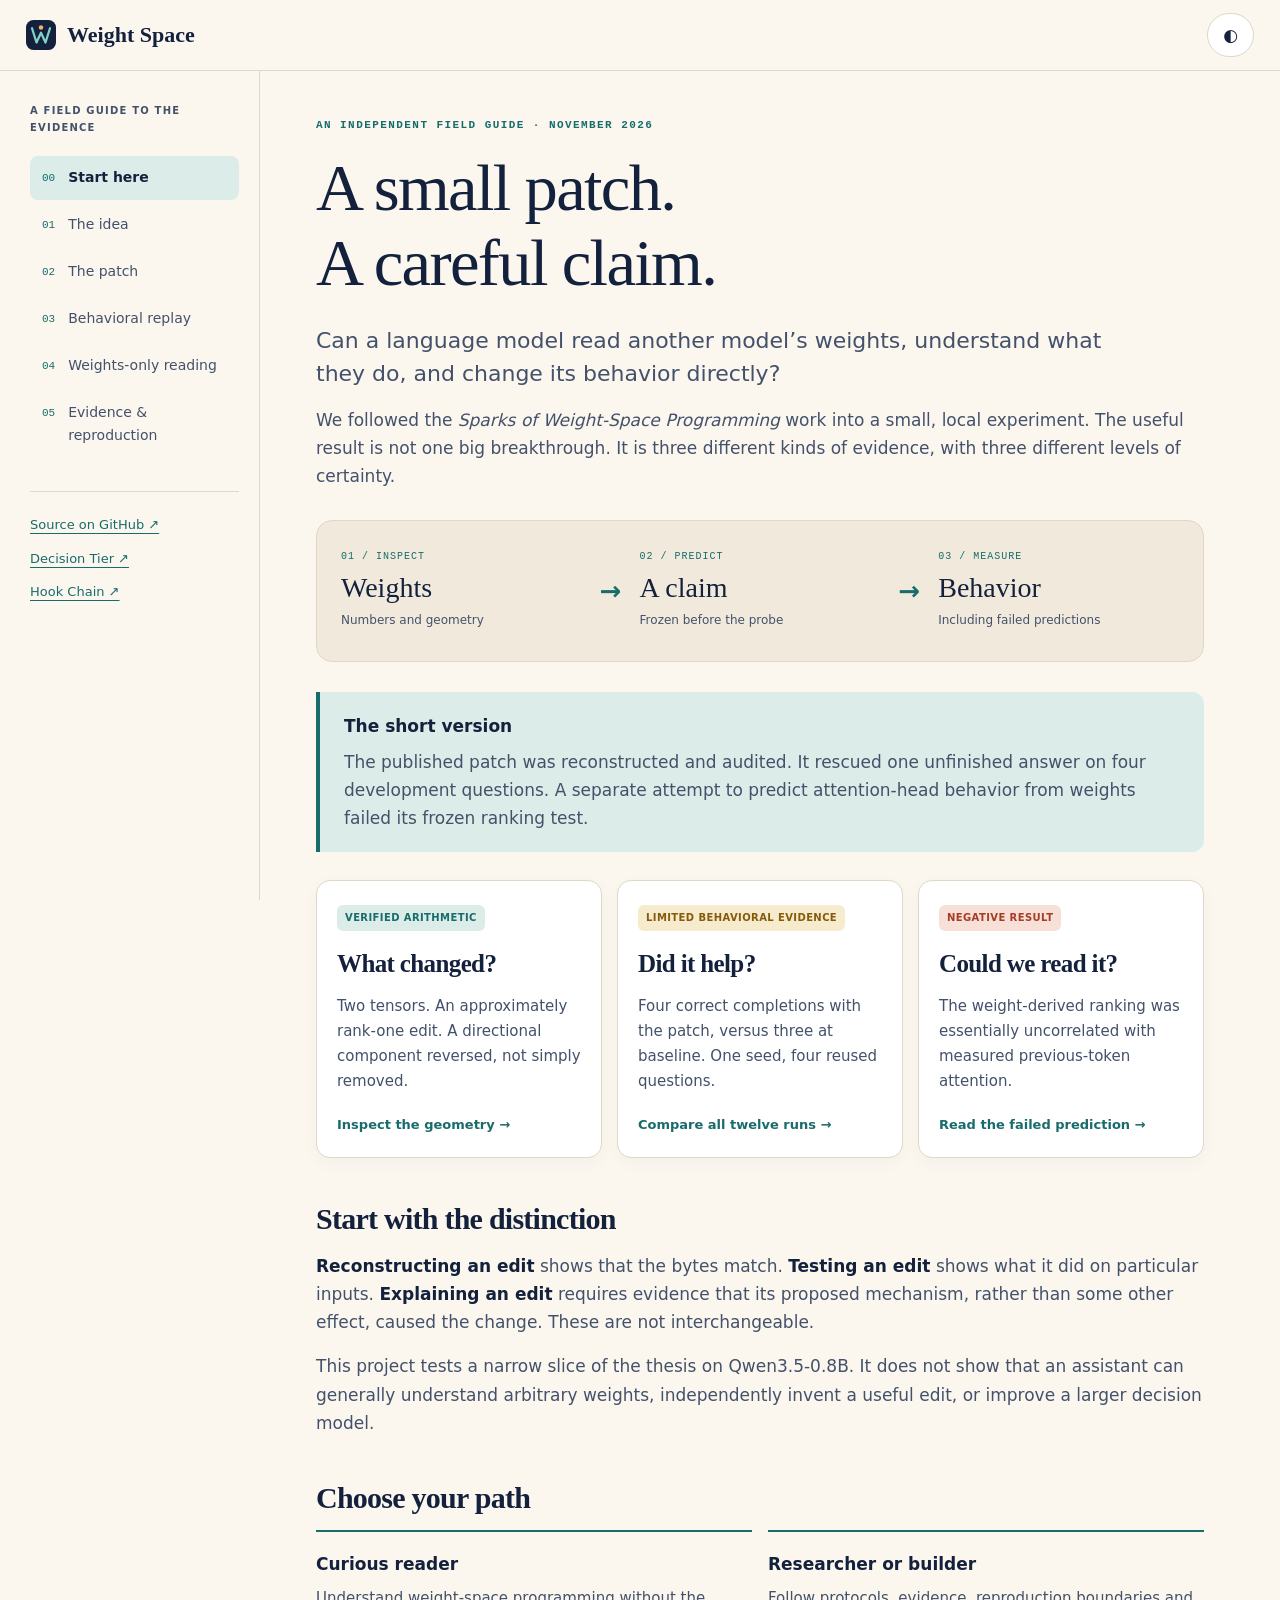
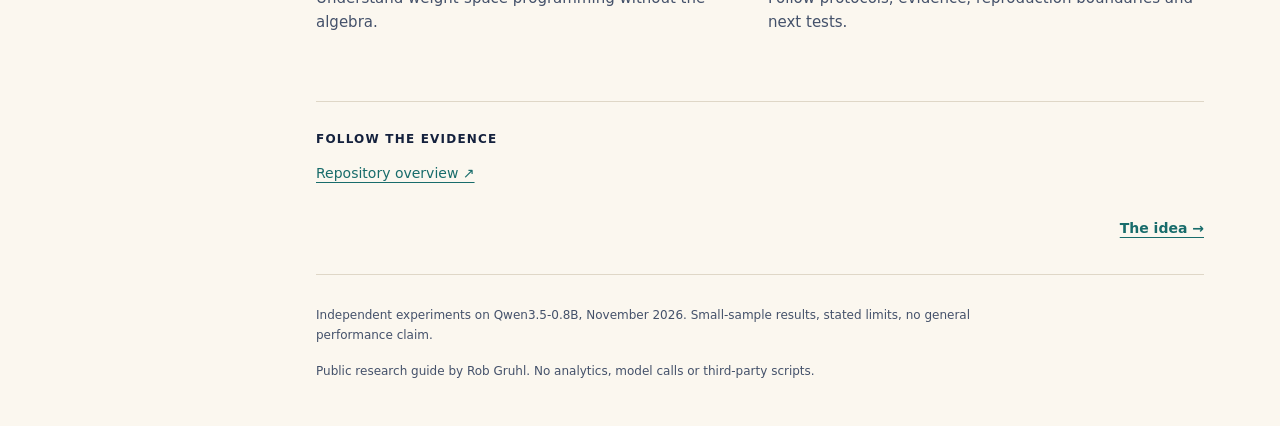
<file: docs/index.html>
<!doctype html><html lang="en"><head><meta charset="utf-8"><meta name="viewport" content="width=device-width, initial-scale=1"><title>A small patch. A careful claim. · Weight Space</title><meta name="description" content="An independent field guide to a small weight-space programming study: verified patch geometry, bounded behavioral evidence, and a failed weights-only prediction."><meta name="color-scheme" content="light dark"><link rel="icon" href="assets/favicon.svg" type="image/svg+xml"><link rel="stylesheet" href="assets/site.css"><script>try{document.documentElement.dataset.theme=localStorage.getItem('ws-theme')||''}catch(e){}</script></head><body><a class="skip" href="#main">Skip to content</a><header class="topbar"><a class="brand" href="index.html"><img src="assets/favicon.svg" width="30" height="30" alt="">Weight Space</a><div><button id="theme" aria-label="Toggle color theme">◐</button><button id="menu" aria-expanded="false" aria-controls="sidenav">Menu</button></div></header><div class="layout"><nav id="sidenav" aria-label="Field guide"><div class="nav-label">A field guide to the evidence</div><a href="index.html" aria-current="page"><span>00</span>Start here</a><a href="primer.html"><span>01</span>The idea</a><a href="geometry.html"><span>02</span>The patch</a><a href="replay.html"><span>03</span>Behavioral replay</a><a href="reading.html"><span>04</span>Weights-only reading</a><a href="methods.html"><span>05</span>Evidence & reproduction</a><div class="nav-links"><a href="https://github.com/RobGruhl/weight-space-programming">Source on GitHub ↗</a><a href="https://robgruhl.github.io/jev-learnings/">Decision Tier ↗</a><a href="https://robgruhl.github.io/claude-mod-learnings/">Hook Chain ↗</a></div></nav><main id="main">
<div class="eyebrow">An independent field guide · November 2026</div>
<h1>A small patch.<br>A careful claim.</h1>
<p class="lede">Can a language model read another model’s weights, understand what they do, and change its behavior directly?</p>
<p>We followed the <em>Sparks of Weight-Space Programming</em> work into a small, local experiment. The useful result is not one big breakthrough. It is three different kinds of evidence, with three different levels of certainty.</p>
<div class="hero-diagram" role="img" aria-label="Read weights, make a prediction, then test behavior. A reproducible patch is not the same as a verified explanation."><div><small>01 / INSPECT</small><strong>Weights</strong><span>Numbers and geometry</span></div><b aria-hidden="true">→</b><div><small>02 / PREDICT</small><strong>A claim</strong><span>Frozen before the probe</span></div><b aria-hidden="true">→</b><div><small>03 / MEASURE</small><strong>Behavior</strong><span>Including failed predictions</span></div></div>
<div class="callout"><strong>The short version</strong><p>The published patch was reconstructed and audited. It rescued one unfinished answer on four development questions. A separate attempt to predict attention-head behavior from weights failed its frozen ranking test.</p></div>
<div class="cards">
<a class="card" href="geometry.html"><span class="tag good">Verified arithmetic</span><h2>What changed?</h2><p>Two tensors. An approximately rank-one edit. A directional component reversed, not simply removed.</p><span class="card-link">Inspect the geometry →</span></a>
<a class="card" href="replay.html"><span class="tag warm">Limited behavioral evidence</span><h2>Did it help?</h2><p>Four correct completions with the patch, versus three at baseline. One seed, four reused questions.</p><span class="card-link">Compare all twelve runs →</span></a>
<a class="card" href="reading.html"><span class="tag coral">Negative result</span><h2>Could we read it?</h2><p>The weight-derived ranking was essentially uncorrelated with measured previous-token attention.</p><span class="card-link">Read the failed prediction →</span></a>
</div>
<h2>Start with the distinction</h2><p><strong>Reconstructing an edit</strong> shows that the bytes match. <strong>Testing an edit</strong> shows what it did on particular inputs. <strong>Explaining an edit</strong> requires evidence that its proposed mechanism, rather than some other effect, caused the change. These are not interchangeable.</p>
<p>This project tests a narrow slice of the thesis on Qwen3.5-0.8B. It does not show that an assistant can generally understand arbitrary weights, independently invent a useful edit, or improve a larger decision model.</p>
<h2>Choose your path</h2><div class="paths"><a href="primer.html"><b>Curious reader</b><span>Understand weight-space programming without the algebra.</span></a><a href="methods.html"><b>Researcher or builder</b><span>Follow protocols, evidence, reproduction boundaries and next tests.</span></a></div>
<section class="sources"><h2>Follow the evidence</h2><ul><li><a href="https://github.com/RobGruhl/weight-space-programming/blob/main/README.md">Repository overview ↗</a></li></ul></section><nav class="pager" aria-label="Adjacent pages"><a href="primer.html">The idea →</a></nav><footer><p>Independent experiments on Qwen3.5-0.8B, November 2026. Small-sample results, stated limits, no general performance claim.</p><p>Public research guide by Rob Gruhl. No analytics, model calls or third-party scripts.</p></footer></main></div><script src="assets/site.js"></script></body></html>
</file>
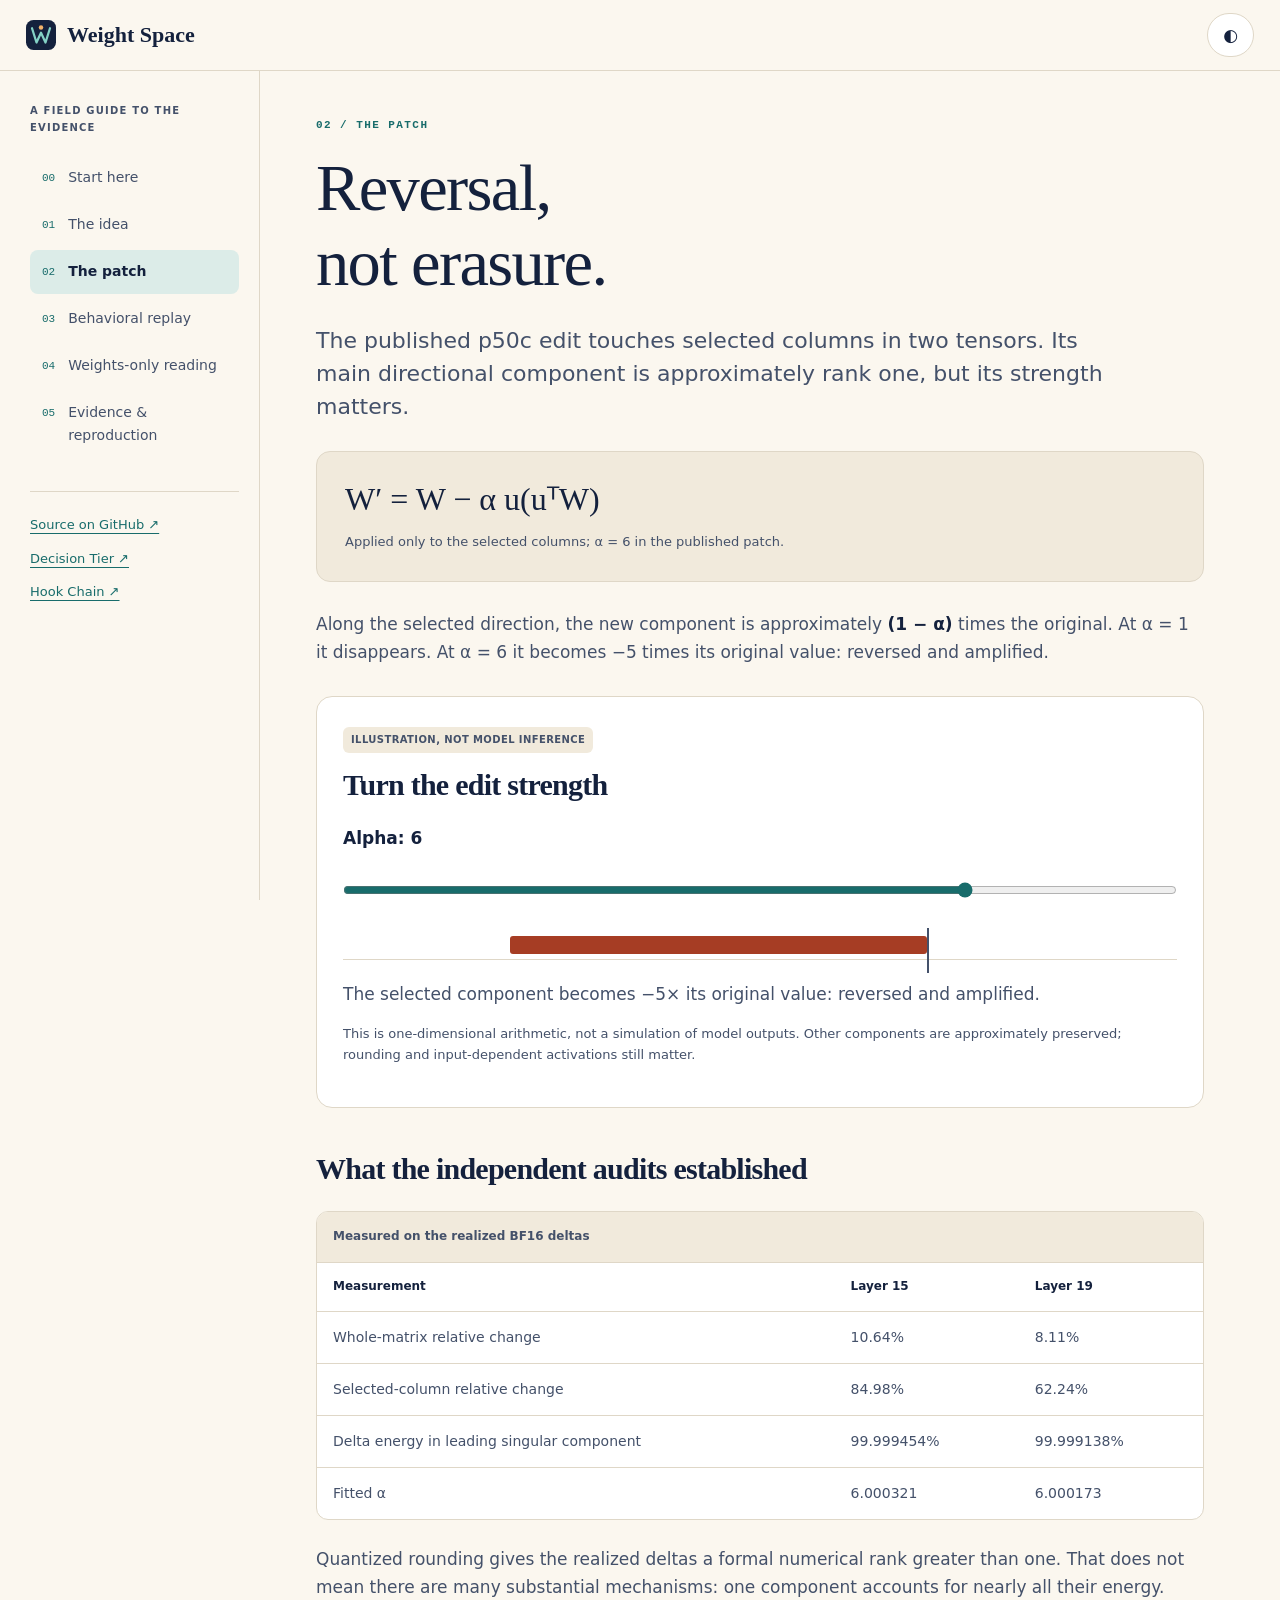
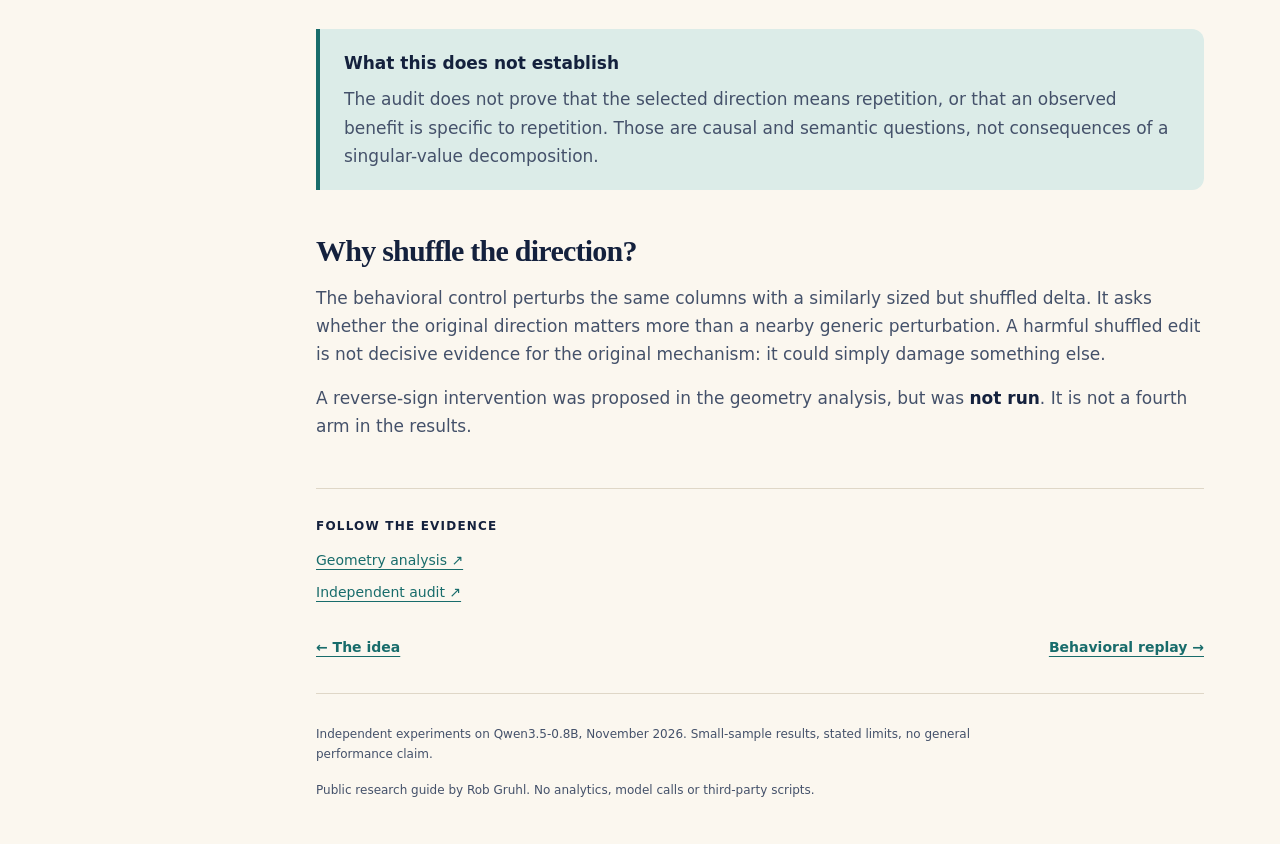
<file: docs/geometry.html>
<!doctype html><html lang="en"><head><meta charset="utf-8"><meta name="viewport" content="width=device-width, initial-scale=1"><title>Reversal, not erasure. · Weight Space</title><meta name="description" content="An independent field guide to a small weight-space programming study: verified patch geometry, bounded behavioral evidence, and a failed weights-only prediction."><meta name="color-scheme" content="light dark"><link rel="icon" href="assets/favicon.svg" type="image/svg+xml"><link rel="stylesheet" href="assets/site.css"><script>try{document.documentElement.dataset.theme=localStorage.getItem('ws-theme')||''}catch(e){}</script></head><body><a class="skip" href="#main">Skip to content</a><header class="topbar"><a class="brand" href="index.html"><img src="assets/favicon.svg" width="30" height="30" alt="">Weight Space</a><div><button id="theme" aria-label="Toggle color theme">◐</button><button id="menu" aria-expanded="false" aria-controls="sidenav">Menu</button></div></header><div class="layout"><nav id="sidenav" aria-label="Field guide"><div class="nav-label">A field guide to the evidence</div><a href="index.html"><span>00</span>Start here</a><a href="primer.html"><span>01</span>The idea</a><a href="geometry.html" aria-current="page"><span>02</span>The patch</a><a href="replay.html"><span>03</span>Behavioral replay</a><a href="reading.html"><span>04</span>Weights-only reading</a><a href="methods.html"><span>05</span>Evidence & reproduction</a><div class="nav-links"><a href="https://github.com/RobGruhl/weight-space-programming">Source on GitHub ↗</a><a href="https://robgruhl.github.io/jev-learnings/">Decision Tier ↗</a><a href="https://robgruhl.github.io/claude-mod-learnings/">Hook Chain ↗</a></div></nav><main id="main">
<div class="eyebrow">02 / The patch</div><h1>Reversal,<br>not erasure.</h1><p class="lede">The published p50c edit touches selected columns in two tensors. Its main directional component is approximately rank one, but its strength matters.</p>
<div class="formula" aria-label="W prime equals W minus alpha u times u transpose W on selected columns">W′ = W − α u(uᵀW)<small>Applied only to the selected columns; α = 6 in the published patch.</small></div>
<p>Along the selected direction, the new component is approximately <strong>(1 − α)</strong> times the original. At α = 1 it disappears. At α = 6 it becomes −5 times its original value: reversed and amplified.</p>
<section class="interactive" aria-labelledby="slider-title"><span class="tag">Illustration, not model inference</span><h2 id="slider-title">Turn the edit strength</h2><label for="alpha">Alpha: <output id="alpha-value" for="alpha">6</output></label><input id="alpha" type="range" min="0" max="8" step="0.5" value="6"><div class="axis" aria-hidden="true"><span class="axis-zero"></span><span class="direction" id="direction"></span></div><p id="alpha-description" aria-live="polite">The selected component becomes −5× its original value: reversed and amplified.</p><p class="small">This is one-dimensional arithmetic, not a simulation of model outputs. Other components are approximately preserved; rounding and input-dependent activations still matter.</p></section>
<h2>What the independent audits established</h2><div class="table-wrap"><table><caption>Measured on the realized BF16 deltas</caption><thead><tr><th>Measurement</th><th>Layer 15</th><th>Layer 19</th></tr></thead><tbody><tr><td>Whole-matrix relative change</td><td>10.64%</td><td>8.11%</td></tr><tr><td>Selected-column relative change</td><td>84.98%</td><td>62.24%</td></tr><tr><td>Delta energy in leading singular component</td><td>99.999454%</td><td>99.999138%</td></tr><tr><td>Fitted α</td><td>6.000321</td><td>6.000173</td></tr></tbody></table></div>
<p>Quantized rounding gives the realized deltas a formal numerical rank greater than one. That does not mean there are many substantial mechanisms: one component accounts for nearly all their energy.</p>
<div class="callout"><strong>What this does not establish</strong><p>The audit does not prove that the selected direction means repetition, or that an observed benefit is specific to repetition. Those are causal and semantic questions, not consequences of a singular-value decomposition.</p></div>
<h2>Why shuffle the direction?</h2><p>The behavioral control perturbs the same columns with a similarly sized but shuffled delta. It asks whether the original direction matters more than a nearby generic perturbation. A harmful shuffled edit is not decisive evidence for the original mechanism: it could simply damage something else.</p><p>A reverse-sign intervention was proposed in the geometry analysis, but was <strong>not run</strong>. It is not a fourth arm in the results.</p>
<section class="sources"><h2>Follow the evidence</h2><ul><li><a href="https://github.com/RobGruhl/weight-space-programming/blob/main/experiments/weight-structure/README.md">Geometry analysis ↗</a></li><li><a href="https://github.com/RobGruhl/weight-space-programming/blob/main/experiments/patch-audit/README.md">Independent audit ↗</a></li></ul></section><nav class="pager" aria-label="Adjacent pages"><a href="primer.html">← The idea</a><a href="replay.html">Behavioral replay →</a></nav><footer><p>Independent experiments on Qwen3.5-0.8B, November 2026. Small-sample results, stated limits, no general performance claim.</p><p>Public research guide by Rob Gruhl. No analytics, model calls or third-party scripts.</p></footer></main></div><script src="assets/site.js"></script></body></html>
</file>
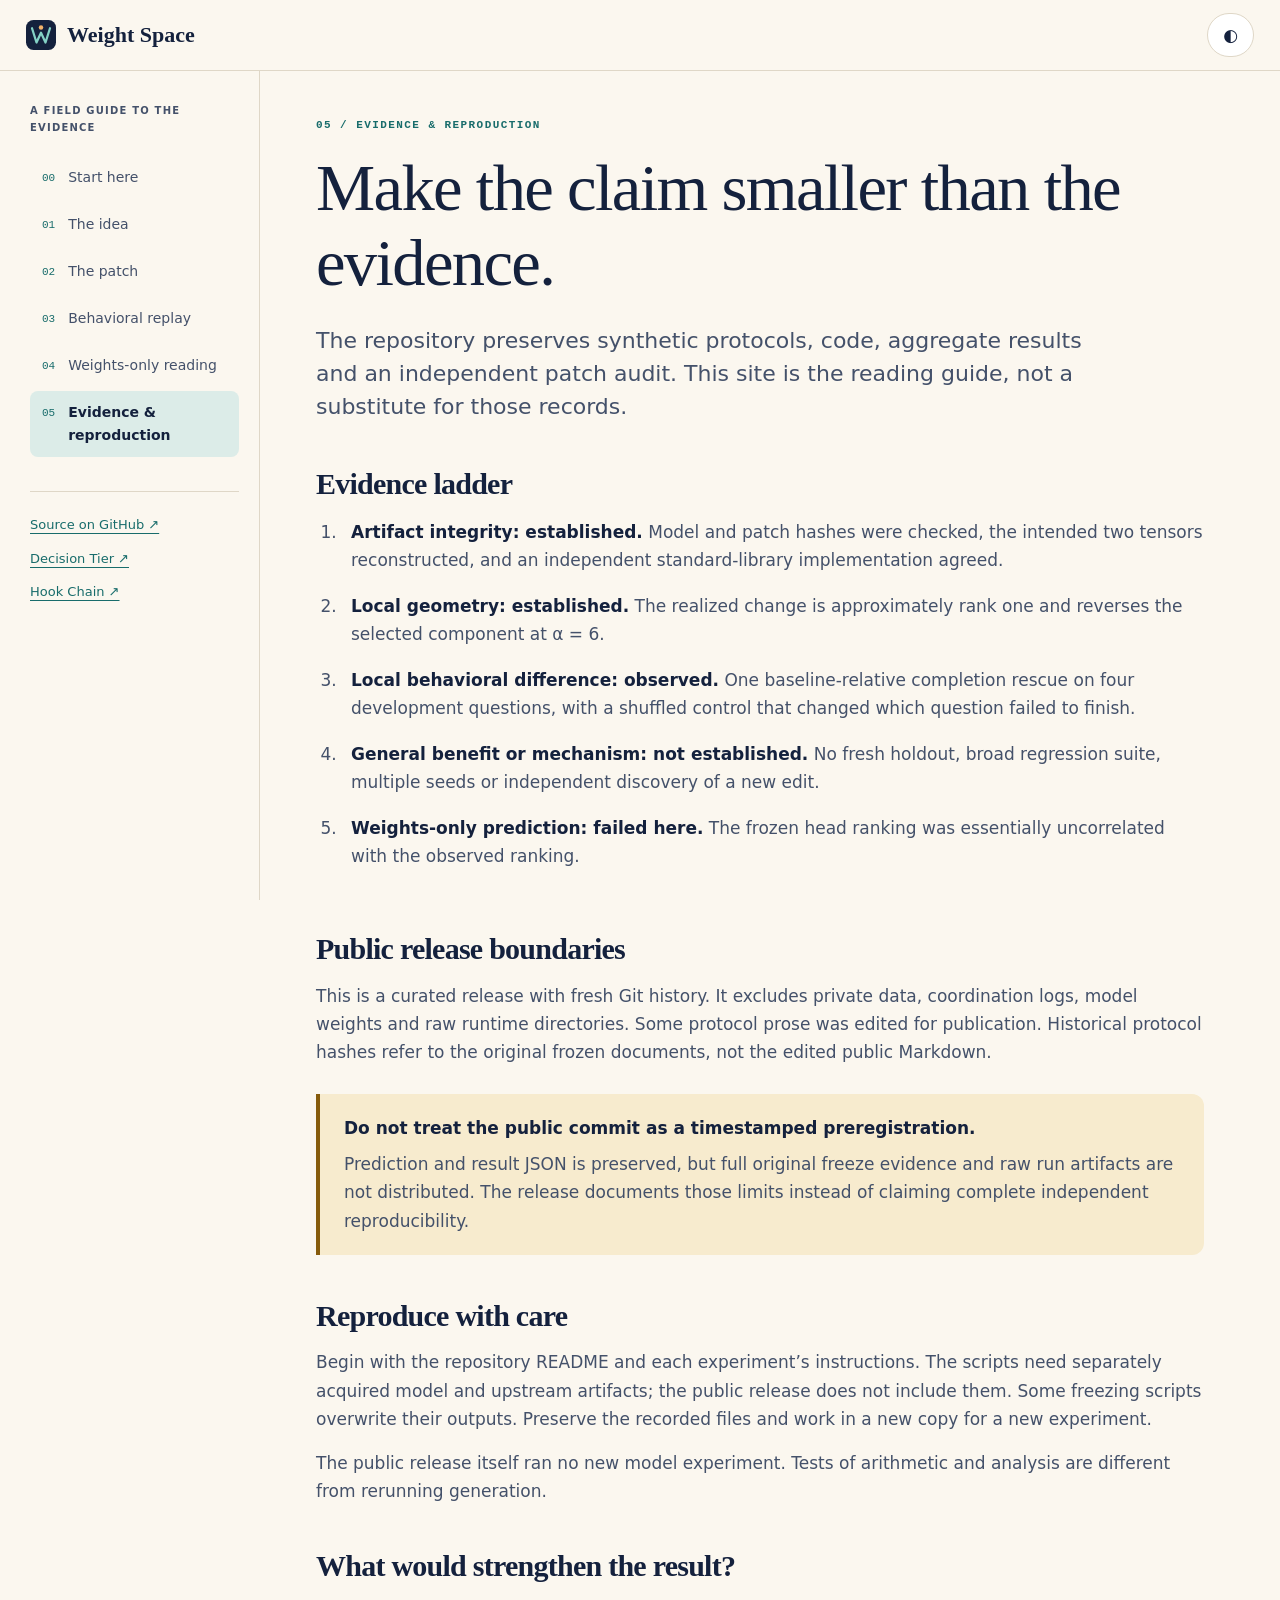
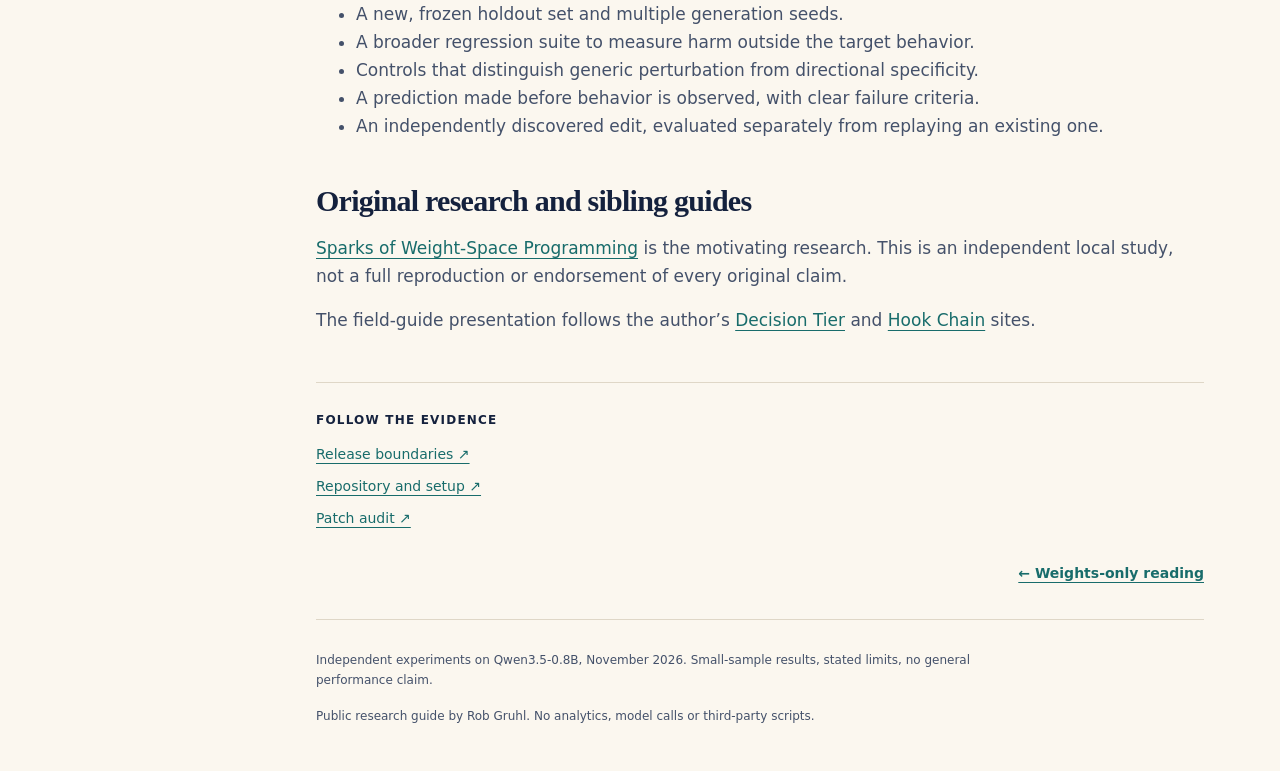
<file: docs/methods.html>
<!doctype html><html lang="en"><head><meta charset="utf-8"><meta name="viewport" content="width=device-width, initial-scale=1"><title>Make the claim smaller than the evidence. · Weight Space</title><meta name="description" content="An independent field guide to a small weight-space programming study: verified patch geometry, bounded behavioral evidence, and a failed weights-only prediction."><meta name="color-scheme" content="light dark"><link rel="icon" href="assets/favicon.svg" type="image/svg+xml"><link rel="stylesheet" href="assets/site.css"><script>try{document.documentElement.dataset.theme=localStorage.getItem('ws-theme')||''}catch(e){}</script></head><body><a class="skip" href="#main">Skip to content</a><header class="topbar"><a class="brand" href="index.html"><img src="assets/favicon.svg" width="30" height="30" alt="">Weight Space</a><div><button id="theme" aria-label="Toggle color theme">◐</button><button id="menu" aria-expanded="false" aria-controls="sidenav">Menu</button></div></header><div class="layout"><nav id="sidenav" aria-label="Field guide"><div class="nav-label">A field guide to the evidence</div><a href="index.html"><span>00</span>Start here</a><a href="primer.html"><span>01</span>The idea</a><a href="geometry.html"><span>02</span>The patch</a><a href="replay.html"><span>03</span>Behavioral replay</a><a href="reading.html"><span>04</span>Weights-only reading</a><a href="methods.html" aria-current="page"><span>05</span>Evidence & reproduction</a><div class="nav-links"><a href="https://github.com/RobGruhl/weight-space-programming">Source on GitHub ↗</a><a href="https://robgruhl.github.io/jev-learnings/">Decision Tier ↗</a><a href="https://robgruhl.github.io/claude-mod-learnings/">Hook Chain ↗</a></div></nav><main id="main">
<div class="eyebrow">05 / Evidence & reproduction</div><h1>Make the claim smaller than the evidence.</h1><p class="lede">The repository preserves synthetic protocols, code, aggregate results and an independent patch audit. This site is the reading guide, not a substitute for those records.</p>
<h2>Evidence ladder</h2><ol class="steps"><li><b>Artifact integrity: established.</b> Model and patch hashes were checked, the intended two tensors reconstructed, and an independent standard-library implementation agreed.</li><li><b>Local geometry: established.</b> The realized change is approximately rank one and reverses the selected component at α = 6.</li><li><b>Local behavioral difference: observed.</b> One baseline-relative completion rescue on four development questions, with a shuffled control that changed which question failed to finish.</li><li><b>General benefit or mechanism: not established.</b> No fresh holdout, broad regression suite, multiple seeds or independent discovery of a new edit.</li><li><b>Weights-only prediction: failed here.</b> The frozen head ranking was essentially uncorrelated with the observed ranking.</li></ol>
<h2>Public release boundaries</h2><p>This is a curated release with fresh Git history. It excludes private data, coordination logs, model weights and raw runtime directories. Some protocol prose was edited for publication. Historical protocol hashes refer to the original frozen documents, not the edited public Markdown.</p><div class="callout warning"><strong>Do not treat the public commit as a timestamped preregistration.</strong><p>Prediction and result JSON is preserved, but full original freeze evidence and raw run artifacts are not distributed. The release documents those limits instead of claiming complete independent reproducibility.</p></div>
<h2>Reproduce with care</h2><p>Begin with the repository README and each experiment’s instructions. The scripts need separately acquired model and upstream artifacts; the public release does not include them. Some freezing scripts overwrite their outputs. Preserve the recorded files and work in a new copy for a new experiment.</p><p>The public release itself ran no new model experiment. Tests of arithmetic and analysis are different from rerunning generation.</p>
<h2>What would strengthen the result?</h2><ul><li>A new, frozen holdout set and multiple generation seeds.</li><li>A broader regression suite to measure harm outside the target behavior.</li><li>Controls that distinguish generic perturbation from directional specificity.</li><li>A prediction made before behavior is observed, with clear failure criteria.</li><li>An independently discovered edit, evaluated separately from replaying an existing one.</li></ul>
<h2>Original research and sibling guides</h2><p><a href="https://rikiyat.github.io/blog/weight-space-programming/">Sparks of Weight-Space Programming</a> is the motivating research. This is an independent local study, not a full reproduction or endorsement of every original claim.</p><p>The field-guide presentation follows the author’s <a href="https://robgruhl.github.io/jev-learnings/">Decision Tier</a> and <a href="https://robgruhl.github.io/claude-mod-learnings/">Hook Chain</a> sites.</p>
<section class="sources"><h2>Follow the evidence</h2><ul><li><a href="https://github.com/RobGruhl/weight-space-programming/blob/main/PUBLICATION.md">Release boundaries ↗</a></li><li><a href="https://github.com/RobGruhl/weight-space-programming/blob/main/README.md">Repository and setup ↗</a></li><li><a href="https://github.com/RobGruhl/weight-space-programming/blob/main/experiments/patch-audit/README.md">Patch audit ↗</a></li></ul></section><nav class="pager" aria-label="Adjacent pages"><a href="reading.html">← Weights-only reading</a></nav><footer><p>Independent experiments on Qwen3.5-0.8B, November 2026. Small-sample results, stated limits, no general performance claim.</p><p>Public research guide by Rob Gruhl. No analytics, model calls or third-party scripts.</p></footer></main></div><script src="assets/site.js"></script></body></html>
</file>
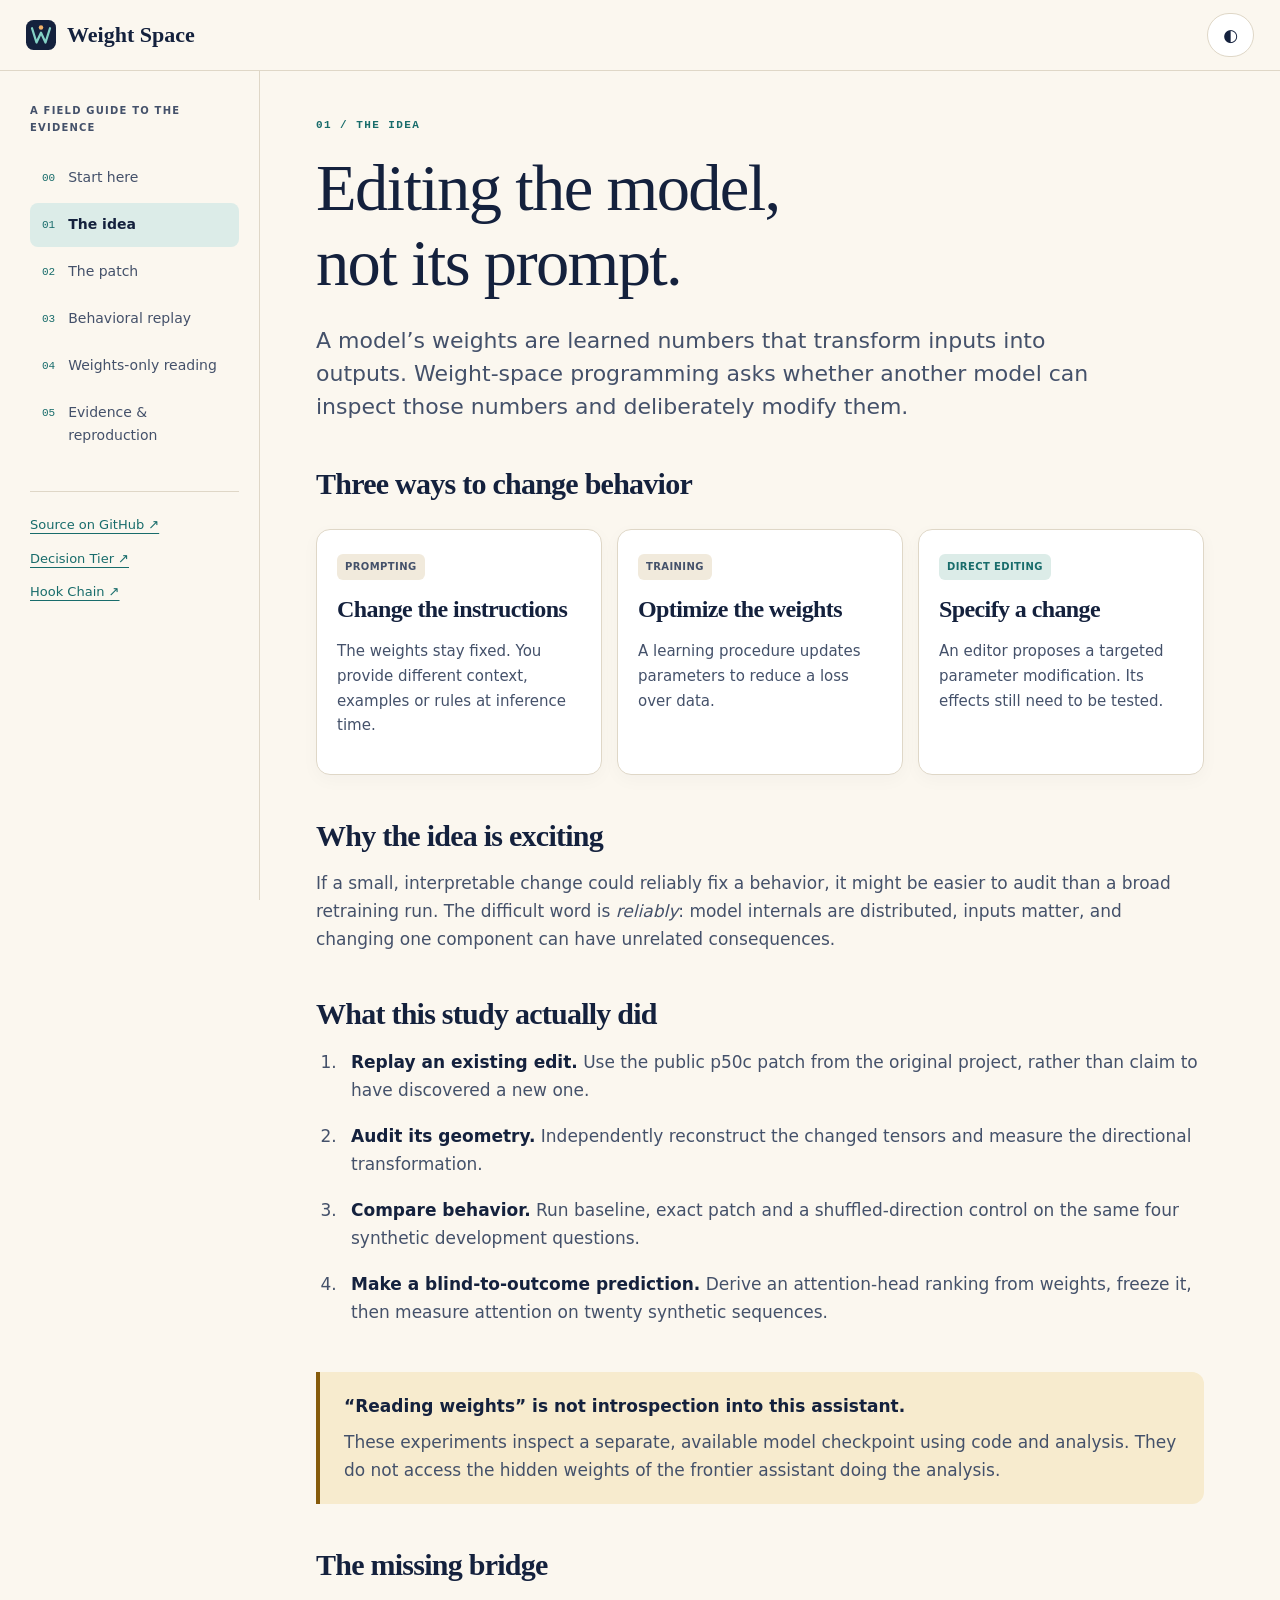
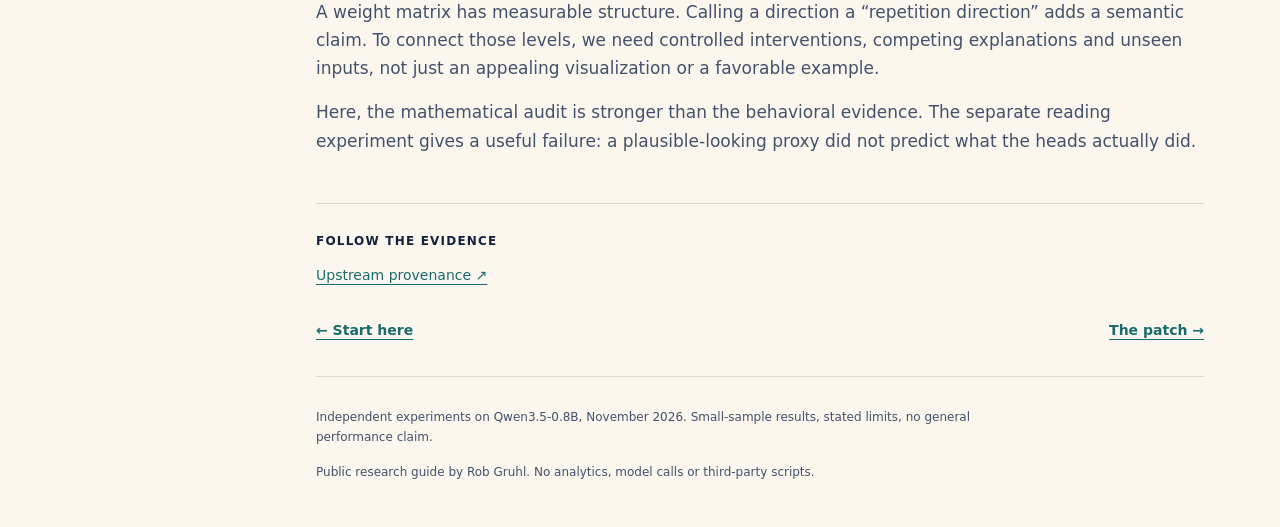
<file: docs/primer.html>
<!doctype html><html lang="en"><head><meta charset="utf-8"><meta name="viewport" content="width=device-width, initial-scale=1"><title>Editing the model, not its prompt. · Weight Space</title><meta name="description" content="An independent field guide to a small weight-space programming study: verified patch geometry, bounded behavioral evidence, and a failed weights-only prediction."><meta name="color-scheme" content="light dark"><link rel="icon" href="assets/favicon.svg" type="image/svg+xml"><link rel="stylesheet" href="assets/site.css"><script>try{document.documentElement.dataset.theme=localStorage.getItem('ws-theme')||''}catch(e){}</script></head><body><a class="skip" href="#main">Skip to content</a><header class="topbar"><a class="brand" href="index.html"><img src="assets/favicon.svg" width="30" height="30" alt="">Weight Space</a><div><button id="theme" aria-label="Toggle color theme">◐</button><button id="menu" aria-expanded="false" aria-controls="sidenav">Menu</button></div></header><div class="layout"><nav id="sidenav" aria-label="Field guide"><div class="nav-label">A field guide to the evidence</div><a href="index.html"><span>00</span>Start here</a><a href="primer.html" aria-current="page"><span>01</span>The idea</a><a href="geometry.html"><span>02</span>The patch</a><a href="replay.html"><span>03</span>Behavioral replay</a><a href="reading.html"><span>04</span>Weights-only reading</a><a href="methods.html"><span>05</span>Evidence & reproduction</a><div class="nav-links"><a href="https://github.com/RobGruhl/weight-space-programming">Source on GitHub ↗</a><a href="https://robgruhl.github.io/jev-learnings/">Decision Tier ↗</a><a href="https://robgruhl.github.io/claude-mod-learnings/">Hook Chain ↗</a></div></nav><main id="main">
<div class="eyebrow">01 / The idea</div><h1>Editing the model,<br>not its prompt.</h1>
<p class="lede">A model’s weights are learned numbers that transform inputs into outputs. Weight-space programming asks whether another model can inspect those numbers and deliberately modify them.</p>
<h2>Three ways to change behavior</h2><div class="cards"><div class="card"><span class="tag">Prompting</span><h3>Change the instructions</h3><p>The weights stay fixed. You provide different context, examples or rules at inference time.</p></div><div class="card"><span class="tag">Training</span><h3>Optimize the weights</h3><p>A learning procedure updates parameters to reduce a loss over data.</p></div><div class="card"><span class="tag good">Direct editing</span><h3>Specify a change</h3><p>An editor proposes a targeted parameter modification. Its effects still need to be tested.</p></div></div>
<h2>Why the idea is exciting</h2><p>If a small, interpretable change could reliably fix a behavior, it might be easier to audit than a broad retraining run. The difficult word is <em>reliably</em>: model internals are distributed, inputs matter, and changing one component can have unrelated consequences.</p>
<h2>What this study actually did</h2><ol class="steps"><li><b>Replay an existing edit.</b> Use the public p50c patch from the original project, rather than claim to have discovered a new one.</li><li><b>Audit its geometry.</b> Independently reconstruct the changed tensors and measure the directional transformation.</li><li><b>Compare behavior.</b> Run baseline, exact patch and a shuffled-direction control on the same four synthetic development questions.</li><li><b>Make a blind-to-outcome prediction.</b> Derive an attention-head ranking from weights, freeze it, then measure attention on twenty synthetic sequences.</li></ol>
<div class="callout warning"><strong>“Reading weights” is not introspection into this assistant.</strong><p>These experiments inspect a separate, available model checkpoint using code and analysis. They do not access the hidden weights of the frontier assistant doing the analysis.</p></div>
<h2>The missing bridge</h2><p>A weight matrix has measurable structure. Calling a direction a “repetition direction” adds a semantic claim. To connect those levels, we need controlled interventions, competing explanations and unseen inputs, not just an appealing visualization or a favorable example.</p>
<p>Here, the mathematical audit is stronger than the behavioral evidence. The separate reading experiment gives a useful failure: a plausible-looking proxy did not predict what the heads actually did.</p>
<section class="sources"><h2>Follow the evidence</h2><ul><li><a href="https://github.com/RobGruhl/weight-space-programming/blob/main/references/README.md">Upstream provenance ↗</a></li></ul></section><nav class="pager" aria-label="Adjacent pages"><a href="index.html">← Start here</a><a href="geometry.html">The patch →</a></nav><footer><p>Independent experiments on Qwen3.5-0.8B, November 2026. Small-sample results, stated limits, no general performance claim.</p><p>Public research guide by Rob Gruhl. No analytics, model calls or third-party scripts.</p></footer></main></div><script src="assets/site.js"></script></body></html>
</file>
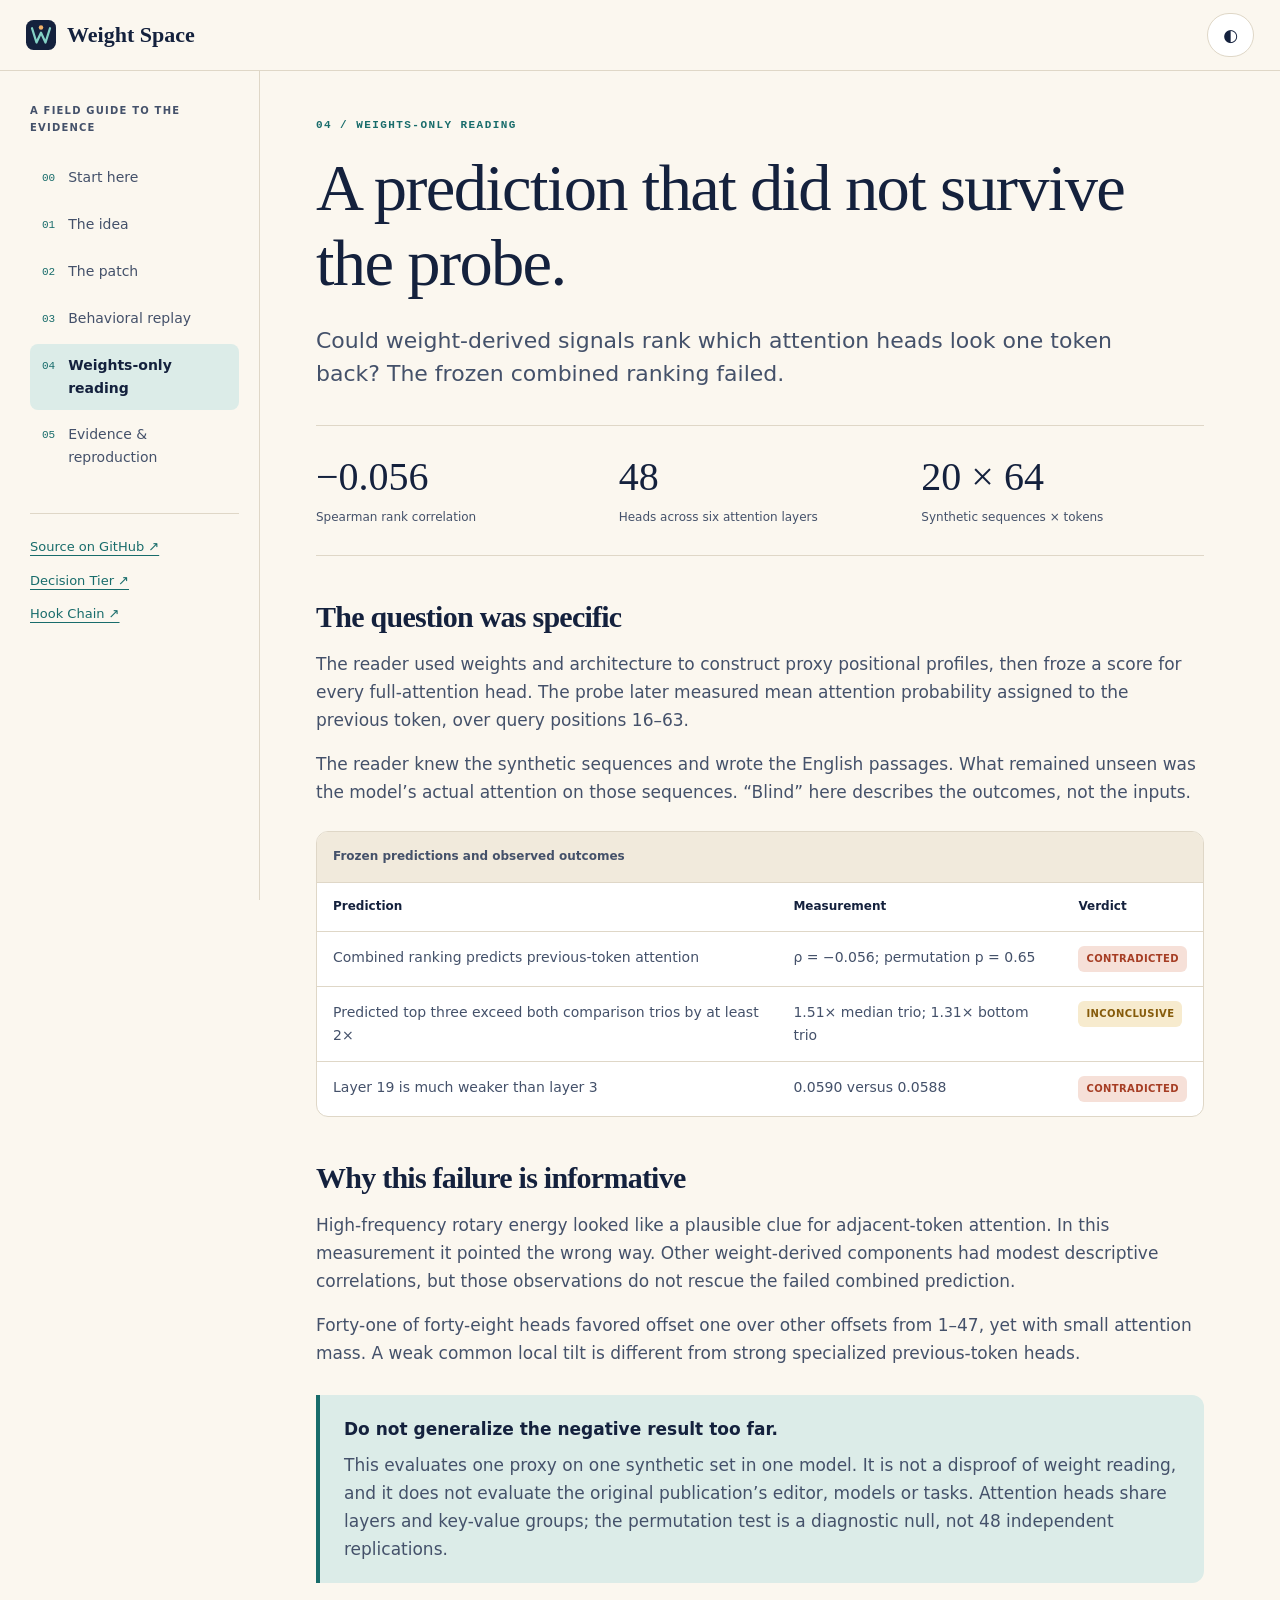
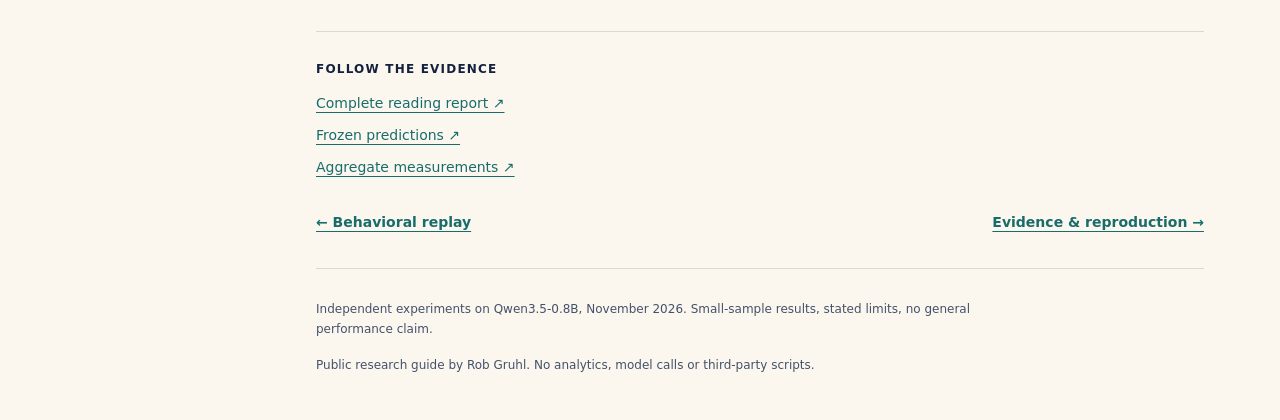
<file: docs/reading.html>
<!doctype html><html lang="en"><head><meta charset="utf-8"><meta name="viewport" content="width=device-width, initial-scale=1"><title>A prediction that did not survive the probe. · Weight Space</title><meta name="description" content="An independent field guide to a small weight-space programming study: verified patch geometry, bounded behavioral evidence, and a failed weights-only prediction."><meta name="color-scheme" content="light dark"><link rel="icon" href="assets/favicon.svg" type="image/svg+xml"><link rel="stylesheet" href="assets/site.css"><script>try{document.documentElement.dataset.theme=localStorage.getItem('ws-theme')||''}catch(e){}</script></head><body><a class="skip" href="#main">Skip to content</a><header class="topbar"><a class="brand" href="index.html"><img src="assets/favicon.svg" width="30" height="30" alt="">Weight Space</a><div><button id="theme" aria-label="Toggle color theme">◐</button><button id="menu" aria-expanded="false" aria-controls="sidenav">Menu</button></div></header><div class="layout"><nav id="sidenav" aria-label="Field guide"><div class="nav-label">A field guide to the evidence</div><a href="index.html"><span>00</span>Start here</a><a href="primer.html"><span>01</span>The idea</a><a href="geometry.html"><span>02</span>The patch</a><a href="replay.html"><span>03</span>Behavioral replay</a><a href="reading.html" aria-current="page"><span>04</span>Weights-only reading</a><a href="methods.html"><span>05</span>Evidence & reproduction</a><div class="nav-links"><a href="https://github.com/RobGruhl/weight-space-programming">Source on GitHub ↗</a><a href="https://robgruhl.github.io/jev-learnings/">Decision Tier ↗</a><a href="https://robgruhl.github.io/claude-mod-learnings/">Hook Chain ↗</a></div></nav><main id="main">
<div class="eyebrow">04 / Weights-only reading</div><h1>A prediction that did not survive the probe.</h1><p class="lede">Could weight-derived signals rank which attention heads look one token back? The frozen combined ranking failed.</p>
<div class="stat-row"><div><strong>−0.056</strong><span>Spearman rank correlation</span></div><div><strong>48</strong><span>Heads across six attention layers</span></div><div><strong>20 × 64</strong><span>Synthetic sequences × tokens</span></div></div>
<h2>The question was specific</h2><p>The reader used weights and architecture to construct proxy positional profiles, then froze a score for every full-attention head. The probe later measured mean attention probability assigned to the previous token, over query positions 16–63.</p><p>The reader knew the synthetic sequences and wrote the English passages. What remained unseen was the model’s actual attention on those sequences. “Blind” here describes the outcomes, not the inputs.</p>
<div class="table-wrap"><table><caption>Frozen predictions and observed outcomes</caption><thead><tr><th>Prediction</th><th>Measurement</th><th>Verdict</th></tr></thead><tbody><tr><td>Combined ranking predicts previous-token attention</td><td>ρ = −0.056; permutation p = 0.65</td><td><span class="tag coral">Contradicted</span></td></tr><tr><td>Predicted top three exceed both comparison trios by at least 2×</td><td>1.51× median trio; 1.31× bottom trio</td><td><span class="tag warm">Inconclusive</span></td></tr><tr><td>Layer 19 is much weaker than layer 3</td><td>0.0590 versus 0.0588</td><td><span class="tag coral">Contradicted</span></td></tr></tbody></table></div>
<h2>Why this failure is informative</h2><p>High-frequency rotary energy looked like a plausible clue for adjacent-token attention. In this measurement it pointed the wrong way. Other weight-derived components had modest descriptive correlations, but those observations do not rescue the failed combined prediction.</p><p>Forty-one of forty-eight heads favored offset one over other offsets from 1–47, yet with small attention mass. A weak common local tilt is different from strong specialized previous-token heads.</p>
<div class="callout"><strong>Do not generalize the negative result too far.</strong><p>This evaluates one proxy on one synthetic set in one model. It is not a disproof of weight reading, and it does not evaluate the original publication’s editor, models or tasks. Attention heads share layers and key-value groups; the permutation test is a diagnostic null, not 48 independent replications.</p></div>
<section class="sources"><h2>Follow the evidence</h2><ul><li><a href="https://github.com/RobGruhl/weight-space-programming/blob/main/experiments/weights-reading/RESULTS.md">Complete reading report ↗</a></li><li><a href="https://github.com/RobGruhl/weight-space-programming/blob/main/experiments/weights-reading/PREDICTIONS.json">Frozen predictions ↗</a></li><li><a href="https://github.com/RobGruhl/weight-space-programming/blob/main/experiments/weights-reading/RESULTS.json">Aggregate measurements ↗</a></li></ul></section><nav class="pager" aria-label="Adjacent pages"><a href="replay.html">← Behavioral replay</a><a href="methods.html">Evidence & reproduction →</a></nav><footer><p>Independent experiments on Qwen3.5-0.8B, November 2026. Small-sample results, stated limits, no general performance claim.</p><p>Public research guide by Rob Gruhl. No analytics, model calls or third-party scripts.</p></footer></main></div><script src="assets/site.js"></script></body></html>
</file>
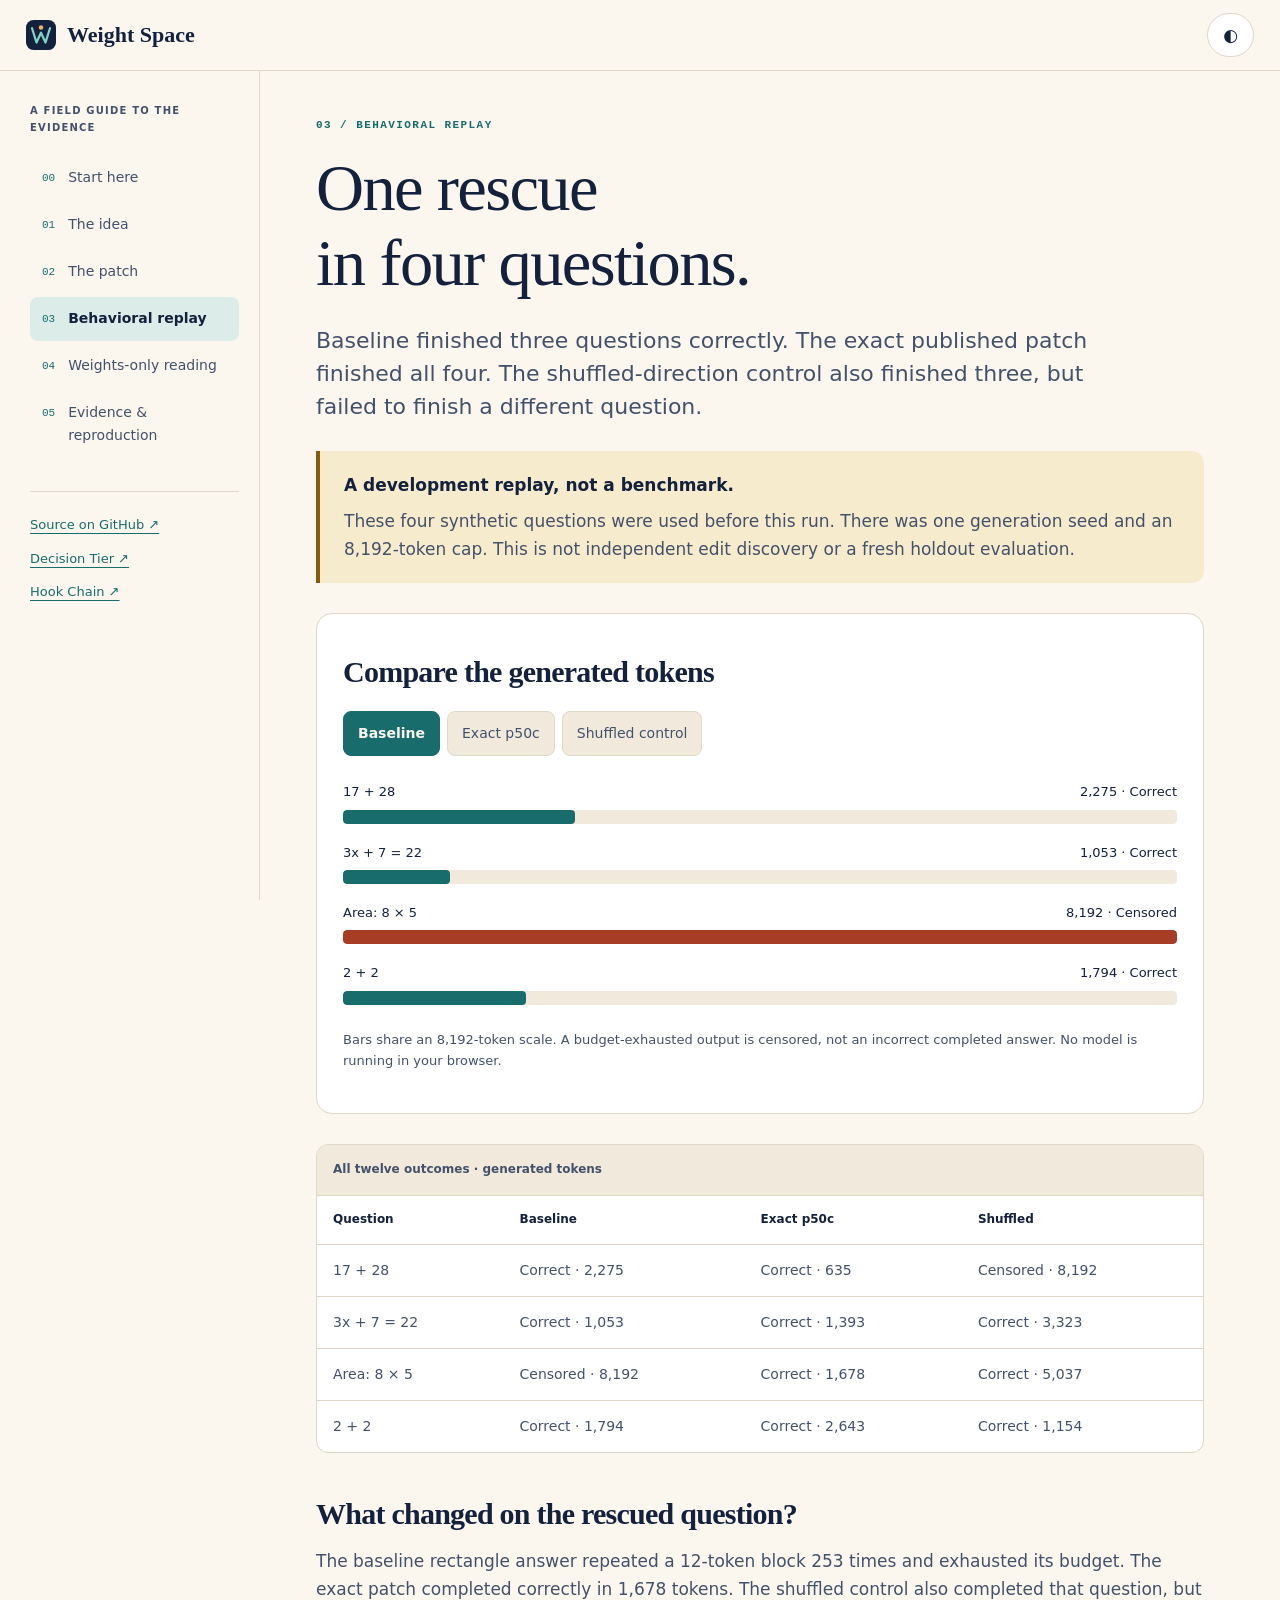
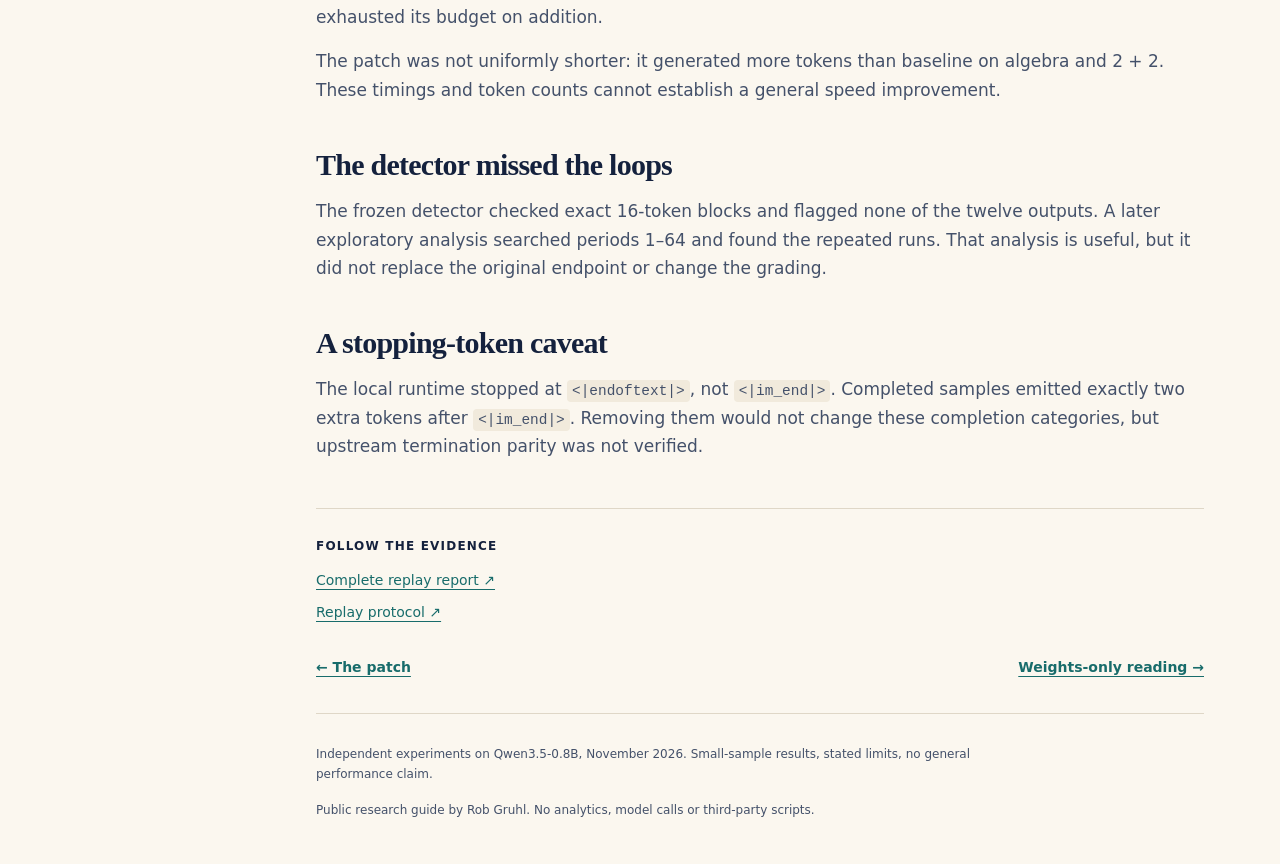
<file: docs/replay.html>
<!doctype html><html lang="en"><head><meta charset="utf-8"><meta name="viewport" content="width=device-width, initial-scale=1"><title>One rescue in four questions. · Weight Space</title><meta name="description" content="An independent field guide to a small weight-space programming study: verified patch geometry, bounded behavioral evidence, and a failed weights-only prediction."><meta name="color-scheme" content="light dark"><link rel="icon" href="assets/favicon.svg" type="image/svg+xml"><link rel="stylesheet" href="assets/site.css"><script>try{document.documentElement.dataset.theme=localStorage.getItem('ws-theme')||''}catch(e){}</script></head><body><a class="skip" href="#main">Skip to content</a><header class="topbar"><a class="brand" href="index.html"><img src="assets/favicon.svg" width="30" height="30" alt="">Weight Space</a><div><button id="theme" aria-label="Toggle color theme">◐</button><button id="menu" aria-expanded="false" aria-controls="sidenav">Menu</button></div></header><div class="layout"><nav id="sidenav" aria-label="Field guide"><div class="nav-label">A field guide to the evidence</div><a href="index.html"><span>00</span>Start here</a><a href="primer.html"><span>01</span>The idea</a><a href="geometry.html"><span>02</span>The patch</a><a href="replay.html" aria-current="page"><span>03</span>Behavioral replay</a><a href="reading.html"><span>04</span>Weights-only reading</a><a href="methods.html"><span>05</span>Evidence & reproduction</a><div class="nav-links"><a href="https://github.com/RobGruhl/weight-space-programming">Source on GitHub ↗</a><a href="https://robgruhl.github.io/jev-learnings/">Decision Tier ↗</a><a href="https://robgruhl.github.io/claude-mod-learnings/">Hook Chain ↗</a></div></nav><main id="main">
<div class="eyebrow">03 / Behavioral replay</div><h1>One rescue<br>in four questions.</h1><p class="lede">Baseline finished three questions correctly. The exact published patch finished all four. The shuffled-direction control also finished three, but failed to finish a different question.</p>
<div class="callout warning"><strong>A development replay, not a benchmark.</strong><p>These four synthetic questions were used before this run. There was one generation seed and an 8,192-token cap. This is not independent edit discovery or a fresh holdout evaluation.</p></div>
<section class="interactive" aria-labelledby="run-title"><h2 id="run-title">Compare the generated tokens</h2><div class="segmented" role="group" aria-label="Choose experimental arm"><button data-arm="baseline" aria-pressed="true">Baseline</button><button data-arm="patch" aria-pressed="false">Exact p50c</button><button data-arm="shuffled" aria-pressed="false">Shuffled control</button></div><div id="bars" class="bars" aria-live="polite"></div><p class="small">Bars share an 8,192-token scale. A budget-exhausted output is censored, not an incorrect completed answer. No model is running in your browser.</p></section>
<div class="table-wrap"><table><caption>All twelve outcomes · generated tokens</caption><thead><tr><th>Question</th><th>Baseline</th><th>Exact p50c</th><th>Shuffled</th></tr></thead><tbody><tr><td>17 + 28</td><td>Correct · 2,275</td><td>Correct · 635</td><td>Censored · 8,192</td></tr><tr><td>3x + 7 = 22</td><td>Correct · 1,053</td><td>Correct · 1,393</td><td>Correct · 3,323</td></tr><tr><td>Area: 8 × 5</td><td>Censored · 8,192</td><td>Correct · 1,678</td><td>Correct · 5,037</td></tr><tr><td>2 + 2</td><td>Correct · 1,794</td><td>Correct · 2,643</td><td>Correct · 1,154</td></tr></tbody></table></div>
<h2>What changed on the rescued question?</h2><p>The baseline rectangle answer repeated a 12-token block 253 times and exhausted its budget. The exact patch completed correctly in 1,678 tokens. The shuffled control also completed that question, but exhausted its budget on addition.</p><p>The patch was not uniformly shorter: it generated more tokens than baseline on algebra and 2 + 2. These timings and token counts cannot establish a general speed improvement.</p>
<h2>The detector missed the loops</h2><p>The frozen detector checked exact 16-token blocks and flagged none of the twelve outputs. A later exploratory analysis searched periods 1–64 and found the repeated runs. That analysis is useful, but it did not replace the original endpoint or change the grading.</p>
<h2>A stopping-token caveat</h2><p>The local runtime stopped at <code>&lt;|endoftext|&gt;</code>, not <code>&lt;|im_end|&gt;</code>. Completed samples emitted exactly two extra tokens after <code>&lt;|im_end|&gt;</code>. Removing them would not change these completion categories, but upstream termination parity was not verified.</p>
<section class="sources"><h2>Follow the evidence</h2><ul><li><a href="https://github.com/RobGruhl/weight-space-programming/blob/main/experiments/behavioral-replay/RESULTS.md">Complete replay report ↗</a></li><li><a href="https://github.com/RobGruhl/weight-space-programming/blob/main/experiments/behavioral-replay/PROTOCOL.md">Replay protocol ↗</a></li></ul></section><nav class="pager" aria-label="Adjacent pages"><a href="geometry.html">← The patch</a><a href="reading.html">Weights-only reading →</a></nav><footer><p>Independent experiments on Qwen3.5-0.8B, November 2026. Small-sample results, stated limits, no general performance claim.</p><p>Public research guide by Rob Gruhl. No analytics, model calls or third-party scripts.</p></footer></main></div><script src="assets/site.js"></script></body></html>
</file>
<file: docs/assets/site.css>
:root{--bg:#fbf7ef;--raised:#fff;--sunk:#f1eadc;--ink:#14213d;--soft:#44516a;--line:#dfd7c7;--teal:#186c6b;--teal-bg:#dcece8;--coral:#a63d24;--coral-bg:#f6e0d8;--amber:#865b0b;--amber-bg:#f7ebce;color-scheme:light}
@media(prefers-color-scheme:dark){:root:not([data-theme=light]){--bg:#0e1626;--raised:#152036;--sunk:#1b2940;--ink:#f3ecdf;--soft:#c2ccdd;--line:#314058;--teal:#79d0c4;--teal-bg:#173b3d;--coral:#ffac91;--coral-bg:#472d26;--amber:#f4c571;--amber-bg:#3e3320;color-scheme:dark}}
:root[data-theme=dark]{--bg:#0e1626;--raised:#152036;--sunk:#1b2940;--ink:#f3ecdf;--soft:#c2ccdd;--line:#314058;--teal:#79d0c4;--teal-bg:#173b3d;--coral:#ffac91;--coral-bg:#472d26;--amber:#f4c571;--amber-bg:#3e3320;color-scheme:dark}
*{box-sizing:border-box}html{scroll-padding-top:90px}body{margin:0;background:var(--bg);color:var(--ink);font:17px/1.65 system-ui,-apple-system,BlinkMacSystemFont,'Segoe UI',sans-serif}a{color:var(--teal);text-underline-offset:4px}a:hover{color:var(--coral)}button,input{font:inherit}button{cursor:pointer}a,button,input{-webkit-tap-highlight-color:transparent}:focus-visible{outline:3px solid var(--amber);outline-offset:4px}.skip{position:absolute;left:-9999px;top:10px;background:var(--ink);color:var(--bg);padding:12px;z-index:20}.skip:focus{left:12px}.topbar{position:sticky;top:0;z-index:10;padding:13px 26px;border-bottom:1px solid var(--line);background:var(--bg);display:flex;justify-content:space-between;align-items:center}.brand{display:flex;align-items:center;gap:11px;text-decoration:none;color:var(--ink);font:bold 22px Georgia,serif}.topbar button{border:1px solid var(--line);background:var(--raised);color:var(--ink);border-radius:30px;min-width:44px;min-height:44px;padding:6px 15px}.topbar>div{display:flex;gap:8px}#menu{display:none}.layout{display:grid;grid-template-columns:250px minmax(0,1fr);max-width:1260px;margin:auto}#sidenav{position:sticky;top:71px;height:calc(100vh - 71px);padding:32px 20px;border-right:1px solid var(--line);overflow-y:auto;align-self:start;font-size:14px}.nav-label{text-transform:uppercase;font-size:10px;letter-spacing:.12em;font-weight:700;color:var(--soft);margin-bottom:20px}#sidenav>a{display:flex;gap:13px;padding:10px 12px;margin:3px 0;color:var(--soft);border-radius:8px;text-decoration:none}#sidenav>a span{font:11px/24px ui-monospace,monospace;color:var(--teal)}#sidenav>a[aria-current=page]{background:var(--teal-bg);color:var(--ink);font-weight:700}.nav-links{margin-top:34px;padding-top:22px;border-top:1px solid var(--line)}.nav-links a{display:block;font-size:13px;margin-bottom:12px}main{padding:46px 56px 28px;min-width:0;max-width:1000px}h1,h2,h3{font-family:Georgia,'Times New Roman',serif;letter-spacing:-.025em;line-height:1.13;color:var(--ink)}h1{font-size:clamp(38px,5.2vw,67px);margin:15px 0 24px;font-weight:500;max-width:13em}h2{font-size:30px;margin:44px 0 16px}h3{font-size:24px;margin:16px 0 12px}p,li{color:var(--soft)}p{margin:16px 0}strong,b{color:var(--ink)}.eyebrow{font:700 11px/1.6 ui-monospace,monospace;letter-spacing:.13em;text-transform:uppercase;color:var(--teal)}.lede{font-size:22px;line-height:1.5;max-width:37em}.hero-diagram{background:var(--sunk);border:1px solid var(--line);border-radius:16px;display:grid;grid-template-columns:1fr auto 1fr auto 1fr;align-items:center;gap:18px;padding:30px 24px;margin:30px 0}.hero-diagram small{color:var(--teal);font:10px ui-monospace,monospace;letter-spacing:.1em;display:block}.hero-diagram strong{font:28px Georgia,serif;display:block;margin:10px 0 7px}.hero-diagram span{font-size:12px;color:var(--soft);display:block}.hero-diagram>b{color:var(--teal);font-size:26px}.callout{border-left:4px solid var(--teal);border-radius:0 12px 12px 0;background:var(--teal-bg);padding:20px 24px;margin:28px 0}.callout p{margin:8px 0 0}.callout.warning{background:var(--amber-bg);border-color:var(--amber)}.cards{display:grid;grid-template-columns:repeat(3,minmax(0,1fr));gap:15px;margin:28px 0}.card{background:var(--raised);border:1px solid var(--line);border-radius:14px;padding:20px;text-decoration:none;display:block;box-shadow:0 5px 18px #14213d08}.card h2{font-size:25px;margin:19px 0 13px}.card p{font-size:15px}.card-link{font-size:13px;font-weight:650}.tag{display:inline-block;background:var(--sunk);color:var(--soft);font:700 10px/1.4 system-ui,sans-serif;letter-spacing:.04em;text-transform:uppercase;padding:6px 8px;border-radius:6px}.tag.good{color:var(--teal);background:var(--teal-bg)}.tag.warm{color:var(--amber);background:var(--amber-bg)}.tag.coral{color:var(--coral);background:var(--coral-bg)}.paths{display:grid;grid-template-columns:1fr 1fr;gap:16px}.paths a{display:block;border-top:2px solid var(--teal);padding:18px 0;text-decoration:none}.paths b,.paths span{display:block}.paths span{color:var(--soft);font-size:15px;margin-top:7px}.steps{padding-left:26px}.steps li{padding:0 0 18px 9px}.formula{padding:28px;background:var(--sunk);border:1px solid var(--line);border-radius:14px;font:clamp(22px,3vw,32px) Georgia,serif;margin:28px 0}.formula small{display:block;font:13px/1.6 system-ui,sans-serif;color:var(--soft);margin-top:14px}.interactive{background:var(--raised);border:1px solid var(--line);border-radius:16px;padding:26px;margin:30px 0}.interactive h2{margin:15px 0 22px}.interactive input{width:100%;accent-color:var(--teal);margin:22px 0;min-height:32px}.interactive label{display:block;font-weight:700}output{font-variant-numeric:tabular-nums}.axis{height:32px;border-bottom:1px solid var(--line);position:relative;margin:0 0 20px}.axis-zero{position:absolute;left:70%;top:0;height:45px;border-left:2px solid var(--soft)}.direction{position:absolute;right:30%;top:8px;height:18px;width:50%;background:var(--coral);border-radius:3px}.small{font-size:13px;line-height:1.6}.table-wrap{overflow-x:auto;border:1px solid var(--line);border-radius:12px;margin:25px 0;background:var(--raised)}table{border-collapse:collapse;width:100%;font-size:14px}caption{text-align:left;padding:15px 16px;font-weight:700;font-size:12px;color:var(--soft);background:var(--sunk)}td,th{padding:14px 16px;text-align:left;vertical-align:top;border-top:1px solid var(--line)}th{font-size:12px}td{color:var(--soft)}.segmented{display:flex;flex-wrap:wrap;gap:7px}.segmented button{background:var(--sunk);color:var(--soft);border:1px solid var(--line);border-radius:8px;padding:10px 14px;font-size:14px;min-height:44px}.segmented button[aria-pressed=true]{background:var(--teal);color:var(--bg);border-color:var(--teal);font-weight:700}.bars{margin:25px 0}.bar-row{margin:18px 0}.bar-label{display:flex;justify-content:space-between;gap:10px;font-size:13px;margin-bottom:7px}.track{height:14px;border-radius:4px;background:var(--sunk);overflow:hidden}.fill{height:100%;background:var(--teal);border-radius:4px}.fill.censored{background:var(--coral)}.stat-row{display:grid;grid-template-columns:repeat(3,1fr);gap:20px;border-top:1px solid var(--line);border-bottom:1px solid var(--line);padding:27px 0;margin:35px 0}.stat-row strong{display:block;font:40px Georgia,serif}.stat-row span{font-size:12px;color:var(--soft);display:block;margin-top:8px}code{font: .85em ui-monospace,monospace;background:var(--sunk);border-radius:4px;padding:3px 5px}.sources{border-top:1px solid var(--line);margin-top:48px;padding-top:8px}.sources h2{font:700 12px system-ui,sans-serif;text-transform:uppercase;letter-spacing:.1em;margin-top:22px}.sources ul{list-style:none;padding:0;font-size:14px}.sources li{margin:9px 0}.pager{display:flex;justify-content:space-between;gap:20px;margin:32px 0}.pager a{font-size:14px;font-weight:650}.pager a:only-child{margin-left:auto}footer{border-top:1px solid var(--line);font-size:12px;margin-top:34px;padding-top:15px}footer p{max-width:60em}@media(max-width:1080px){main{padding:38px 30px}.cards{grid-template-columns:1fr}.card h2{margin-top:13px}.card p{font-size:16px}}@media(max-width:720px){.layout{display:block}.topbar{padding:10px 16px}.brand{font-size:20px}#menu{display:inline-block}#sidenav{display:none;position:relative;top:auto;height:auto;border-right:none;border-bottom:1px solid var(--line);padding:18px 20px}#sidenav.open{display:block}.nav-links{margin-top:20px;padding-top:16px}main{padding:30px 20px}h1{font-size:43px}h2{font-size:28px}.lede{font-size:20px}.hero-diagram{grid-template-columns:1fr;gap:12px;padding:24px}.hero-diagram>b{transform:rotate(90deg);justify-self:start;margin-left:17px}.hero-diagram strong{margin:5px 0}.hero-diagram>div{padding-left:12px;border-left:2px solid var(--teal)}.paths{grid-template-columns:1fr}.interactive{padding:20px}.stat-row{gap:12px}.stat-row strong{font-size:30px}.stat-row span{font-size:11px}td,th{padding:12px}.callout{padding:20px}.pager{font-size:13px}}@media(prefers-reduced-motion:reduce){*{scroll-behavior:auto!important;transition:none!important}}@media print{.topbar,#sidenav,.pager,.interactive button{display:none}.layout{display:block}main{max-width:none;padding:0}body{background:white;color:black}.cards{display:block}.card{break-inside:avoid;box-shadow:none;margin:10px 0}.interactive{break-inside:avoid}}
</file>
